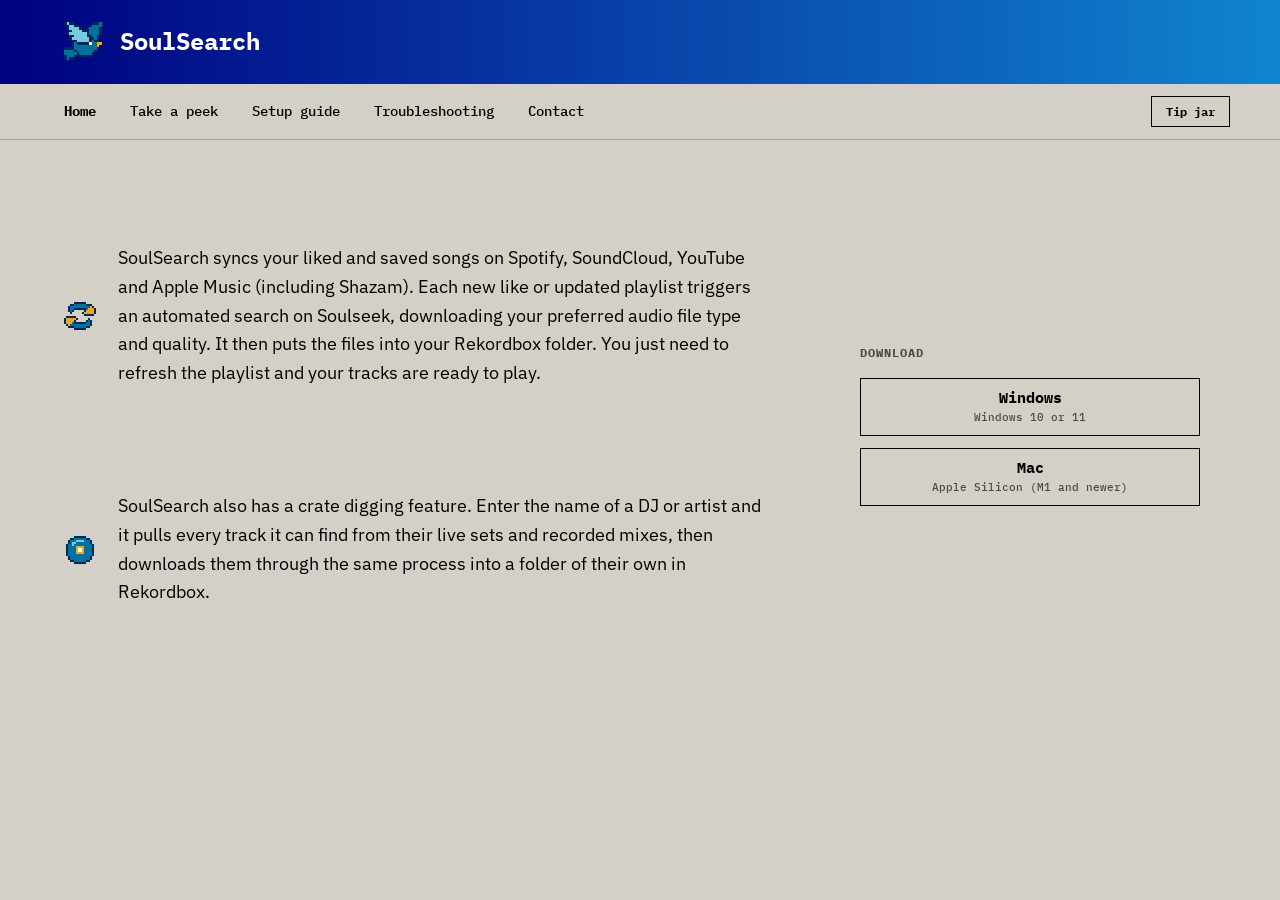
<file: index.html>
<!doctype html>
<html lang="en">
<head>
<meta charset="utf-8">
<meta name="viewport" content="width=device-width, initial-scale=1">
<title>SoulSearch</title>
<meta name="description" content="Syncs your liked and saved songs from Spotify, SoundCloud, YouTube and Apple Music, finds them on Soulseek in your preferred file type and quality, and puts them in your Rekordbox folder.">
<link rel="icon" href="icon_32.png">
<link rel="preconnect" href="https://fonts.googleapis.com">
<link rel="preconnect" href="https://fonts.gstatic.com" crossorigin>
<link rel="stylesheet" href="https://fonts.googleapis.com/css2?family=IBM+Plex+Mono:wght@500;700&family=IBM+Plex+Sans:wght@400;600&display=swap">
<link rel="stylesheet" href="site.css">
</head>
<body>
<main>
<div class="win">
  <div class="title"><img src="bird.png" alt="">SoulSearch<span class="ctl" aria-hidden="true"><i>_</i><i>□</i><i>x</i></span></div>
  <div class="menu">
    <a href="index.html" aria-current="page">Home</a><a href="peek.html">Take a peek</a><a href="guide.html">Setup guide</a><a href="troubleshooting.html">Troubleshooting</a><a href="contact.html">Contact</a><button class="tip" type="button" data-tip hidden>Tip jar</button>
  </div>
  <div class="body">
    <div class="home">
    <div class="about"><div class="item"><img class="ico" src="icon_sync.png" alt="" width="32" height="32"><p class="big">SoulSearch syncs your liked and saved songs on Spotify, SoundCloud, YouTube and Apple Music (including Shazam). Each new like or updated playlist triggers an automated search on Soulseek, downloading your preferred audio file type and quality. It then puts the files into your Rekordbox folder. You just need to refresh the playlist and your tracks are ready to play.</p></div><div class="item"><img class="ico" src="icon_crate.png" alt="" width="32" height="32"><p class="big">SoulSearch also has a crate digging feature. Enter the name of a DJ or artist and it pulls every track it can find from their live sets and recorded mixes, then downloads them through the same process into a folder of their own in Rekordbox.</p></div></div>
    <aside class="dlpanel">
      <h2>Download</h2>
      <div class="downloads">
        <a class="dl" data-os="win" href="guide.html#first-run" data-asset="SoulSearch.exe"><b>Windows</b><small data-meta>Windows 10 or 11</small></a>
        <a class="dl" data-os="mac" href="guide.html#first-run" data-asset="SoulSearch-mac-arm64.zip"><b>Mac</b><small data-meta>Apple Silicon (M1 and newer)</small></a>
      </div>
    </aside>
    </div>
  </div>

</div>

</main>
<dialog id="tip" class="tipbox">
  <form method="dialog" class="tip-x"><button aria-label="Close">&times;</button></form>
  <h2>Send a tip</h2>
  <p>SoulSearch is free. If it saves you time, you can send a tip.</p>
  <div class="tip-links" hidden></div>
  <div class="tip-crypto" hidden>
    <h3>Crypto</h3>
    <div class="tip-coins" role="group" aria-label="Coin"></div>
    <label class="tip-net">Network <select></select></label>
    <img class="tip-qr" width="176" height="176" alt="">
    <div class="tip-row"><input class="tip-addr" readonly aria-label="Address"><button type="button" class="tip-copy">Copy</button></div>
    <p class="tip-warn"></p>
  </div>
</dialog>
<div class="bar"><span data-count></span></div>
<script src="site.js"></script>
<script src="donate.js"></script>
<script src="contact.js"></script>
</body>
</html>
</file>
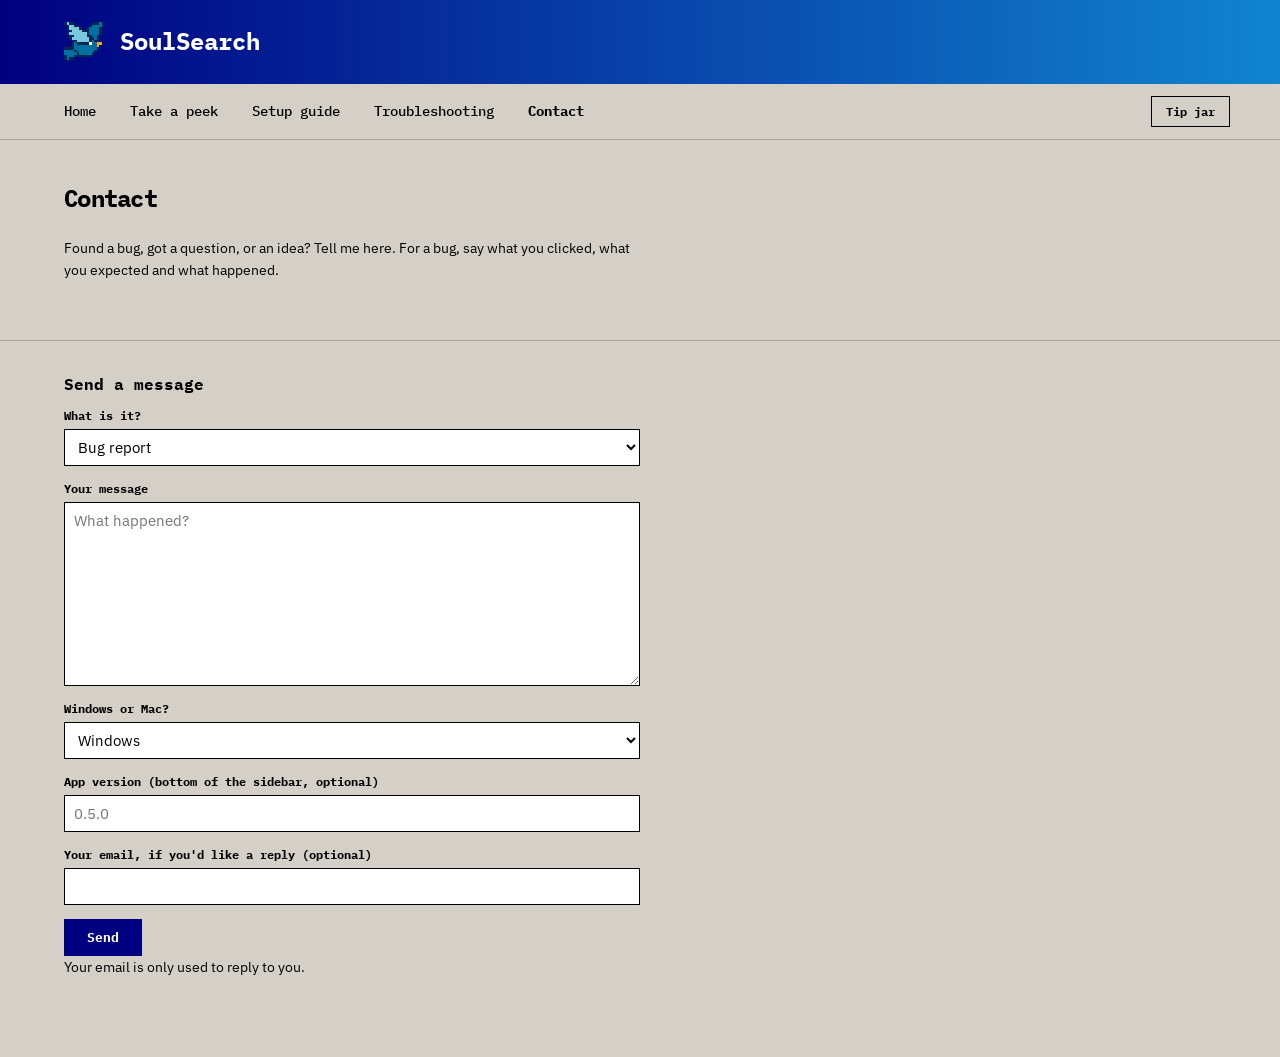
<file: contact.html>
<!doctype html>
<html lang="en">
<head>
<meta charset="utf-8">
<meta name="viewport" content="width=device-width, initial-scale=1">
<title>Contact - SoulSearch</title>
<meta name="description" content="Report a bug or get in touch about SoulSearch.">
<link rel="icon" href="icon_32.png">
<link rel="preconnect" href="https://fonts.googleapis.com">
<link rel="preconnect" href="https://fonts.gstatic.com" crossorigin>
<link rel="stylesheet" href="https://fonts.googleapis.com/css2?family=IBM+Plex+Mono:wght@500;700&family=IBM+Plex+Sans:wght@400;600&display=swap">
<link rel="stylesheet" href="site.css">
</head>
<body>
<main>
<div class="win">
  <div class="title"><img src="bird.png" alt="">SoulSearch<span class="ctl" aria-hidden="true"><i>_</i><i>□</i><i>x</i></span></div>
  <div class="menu">
    <a href="index.html">Home</a><a href="peek.html">Take a peek</a><a href="guide.html">Setup guide</a><a href="troubleshooting.html">Troubleshooting</a><a href="contact.html" aria-current="page">Contact</a><button class="tip" type="button" data-tip hidden>Tip jar</button>
  </div>
  <div class="body">

    <h1>Contact</h1>

    <p>Found a bug, got a question, or an idea? Tell me here. For a bug, say what you clicked, what you expected and what happened.</p>

  </div>
</div>
<div class="win">
  <div class="title">Send a message<span class="ctl" aria-hidden="true"><i>_</i><i>□</i><i>x</i></span></div>
  <div class="body">
    <p id="contact-off" hidden>The contact form isn't switched on yet. Check back soon.</p>

    <form id="contact-form" class="contact" hidden>

      <label>What is it?

        <select name="topic"><option>Bug report</option><option>Question</option><option>Idea</option><option>Just saying hi</option></select></label>

      <label>Your message

        <textarea name="message" rows="8" required placeholder="What happened?"></textarea></label>

      <label>Windows or Mac?

        <select name="system"><option>Windows</option><option>Mac</option><option>Not sure</option></select></label>

      <label>App version (bottom of the sidebar, optional)

        <input name="version" placeholder="0.5.0"></label>

      <label>Your email, if you'd like a reply (optional)

        <input type="email" name="email" autocomplete="email"></label>

      <input type="text" name="botcheck" class="hp" tabindex="-1" autocomplete="off" aria-hidden="true">

      <div class="contact-row"><button type="submit">Send</button><span class="contact-status" role="status"></span></div>

      <p class="small">Your email is only used to reply to you.</p>

    </form>
  </div>
</div>

</main>
<dialog id="tip" class="tipbox">
  <form method="dialog" class="tip-x"><button aria-label="Close">&times;</button></form>
  <h2>Send a tip</h2>
  <p>SoulSearch is free. If it saves you time, you can send a tip.</p>
  <div class="tip-links" hidden></div>
  <div class="tip-crypto" hidden>
    <h3>Crypto</h3>
    <div class="tip-coins" role="group" aria-label="Coin"></div>
    <label class="tip-net">Network <select></select></label>
    <img class="tip-qr" width="176" height="176" alt="">
    <div class="tip-row"><input class="tip-addr" readonly aria-label="Address"><button type="button" class="tip-copy">Copy</button></div>
    <p class="tip-warn"></p>
  </div>
</dialog>
<div class="bar"><span data-count></span></div>
<script src="site.js"></script>
<script src="donate.js"></script>
<script src="contact.js"></script>
</body>
</html>
</file>
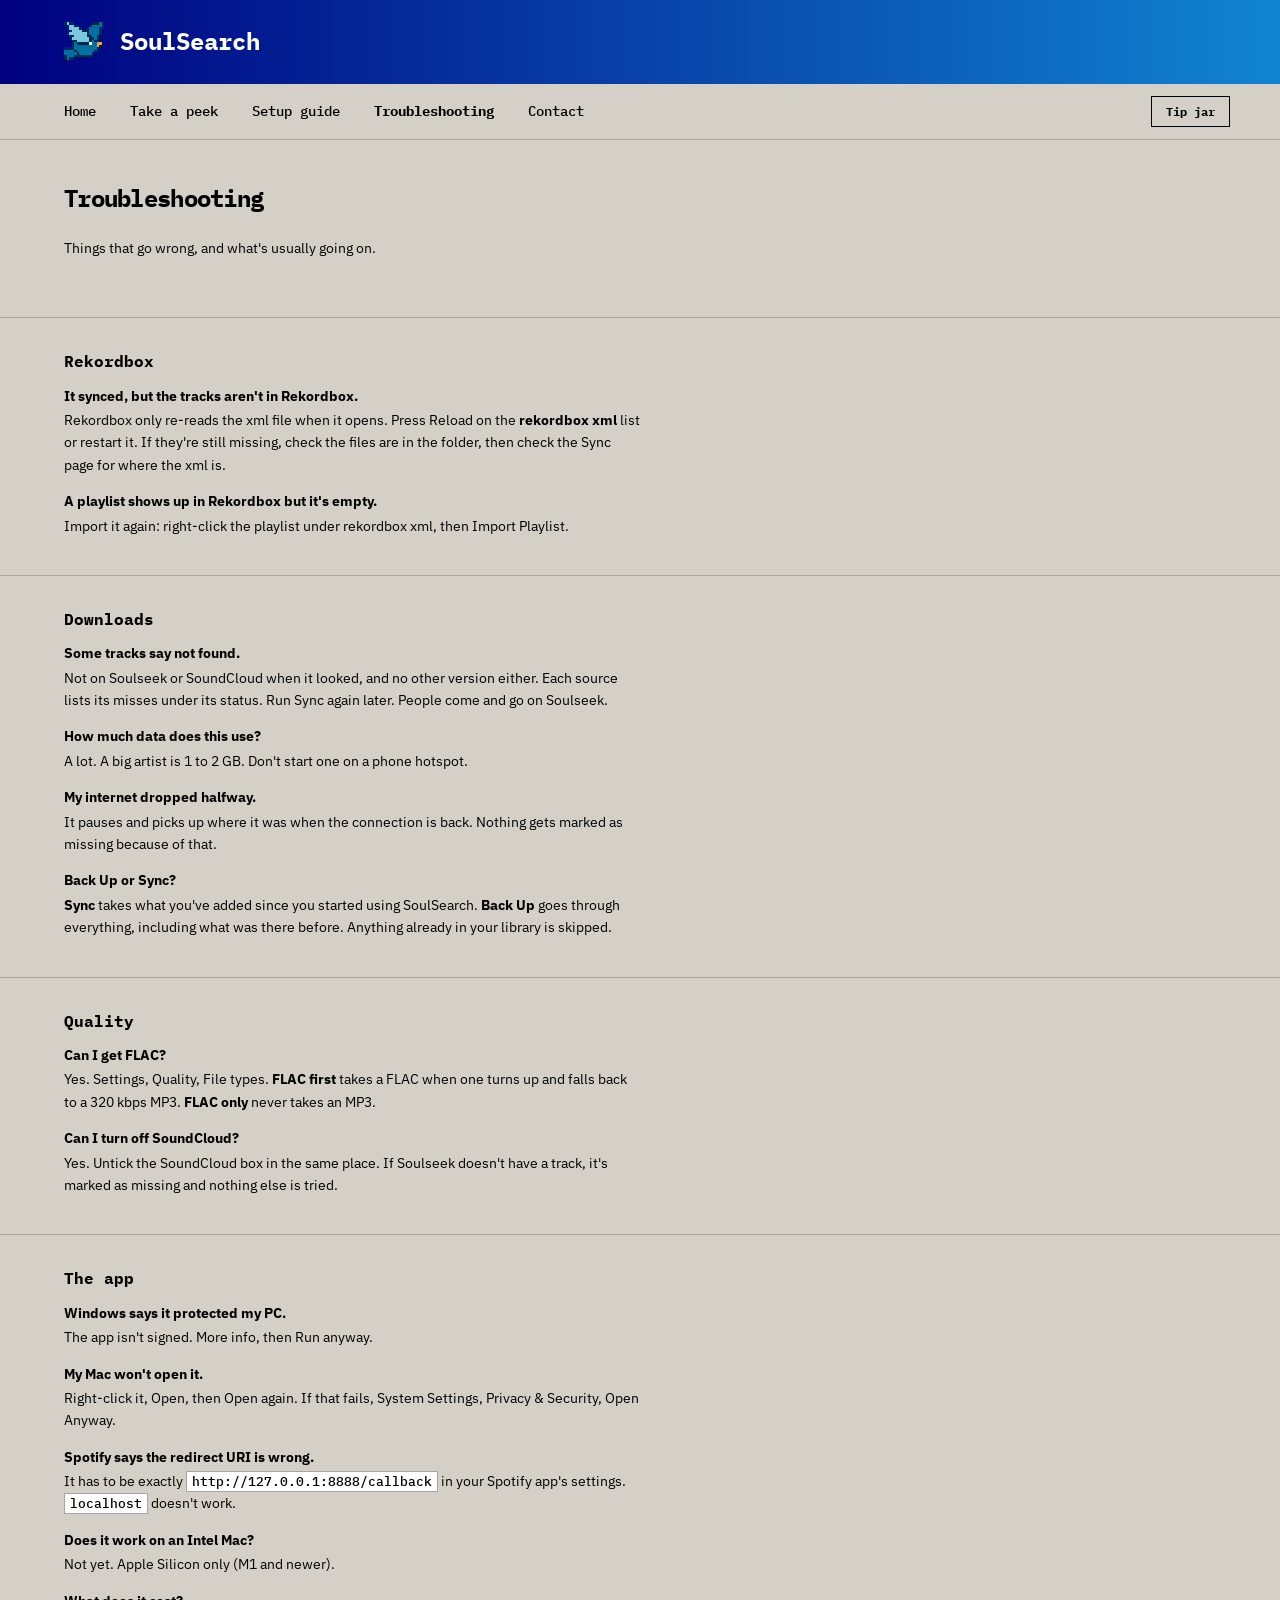
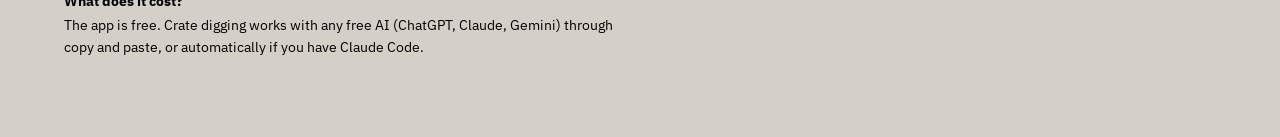
<file: faq.html>
<!doctype html><meta charset="utf-8"><title>Troubleshooting - SoulSearch</title><meta http-equiv="refresh" content="0; url=troubleshooting.html"><link rel="canonical" href="troubleshooting.html"><a href="troubleshooting.html">Troubleshooting</a>
</file>
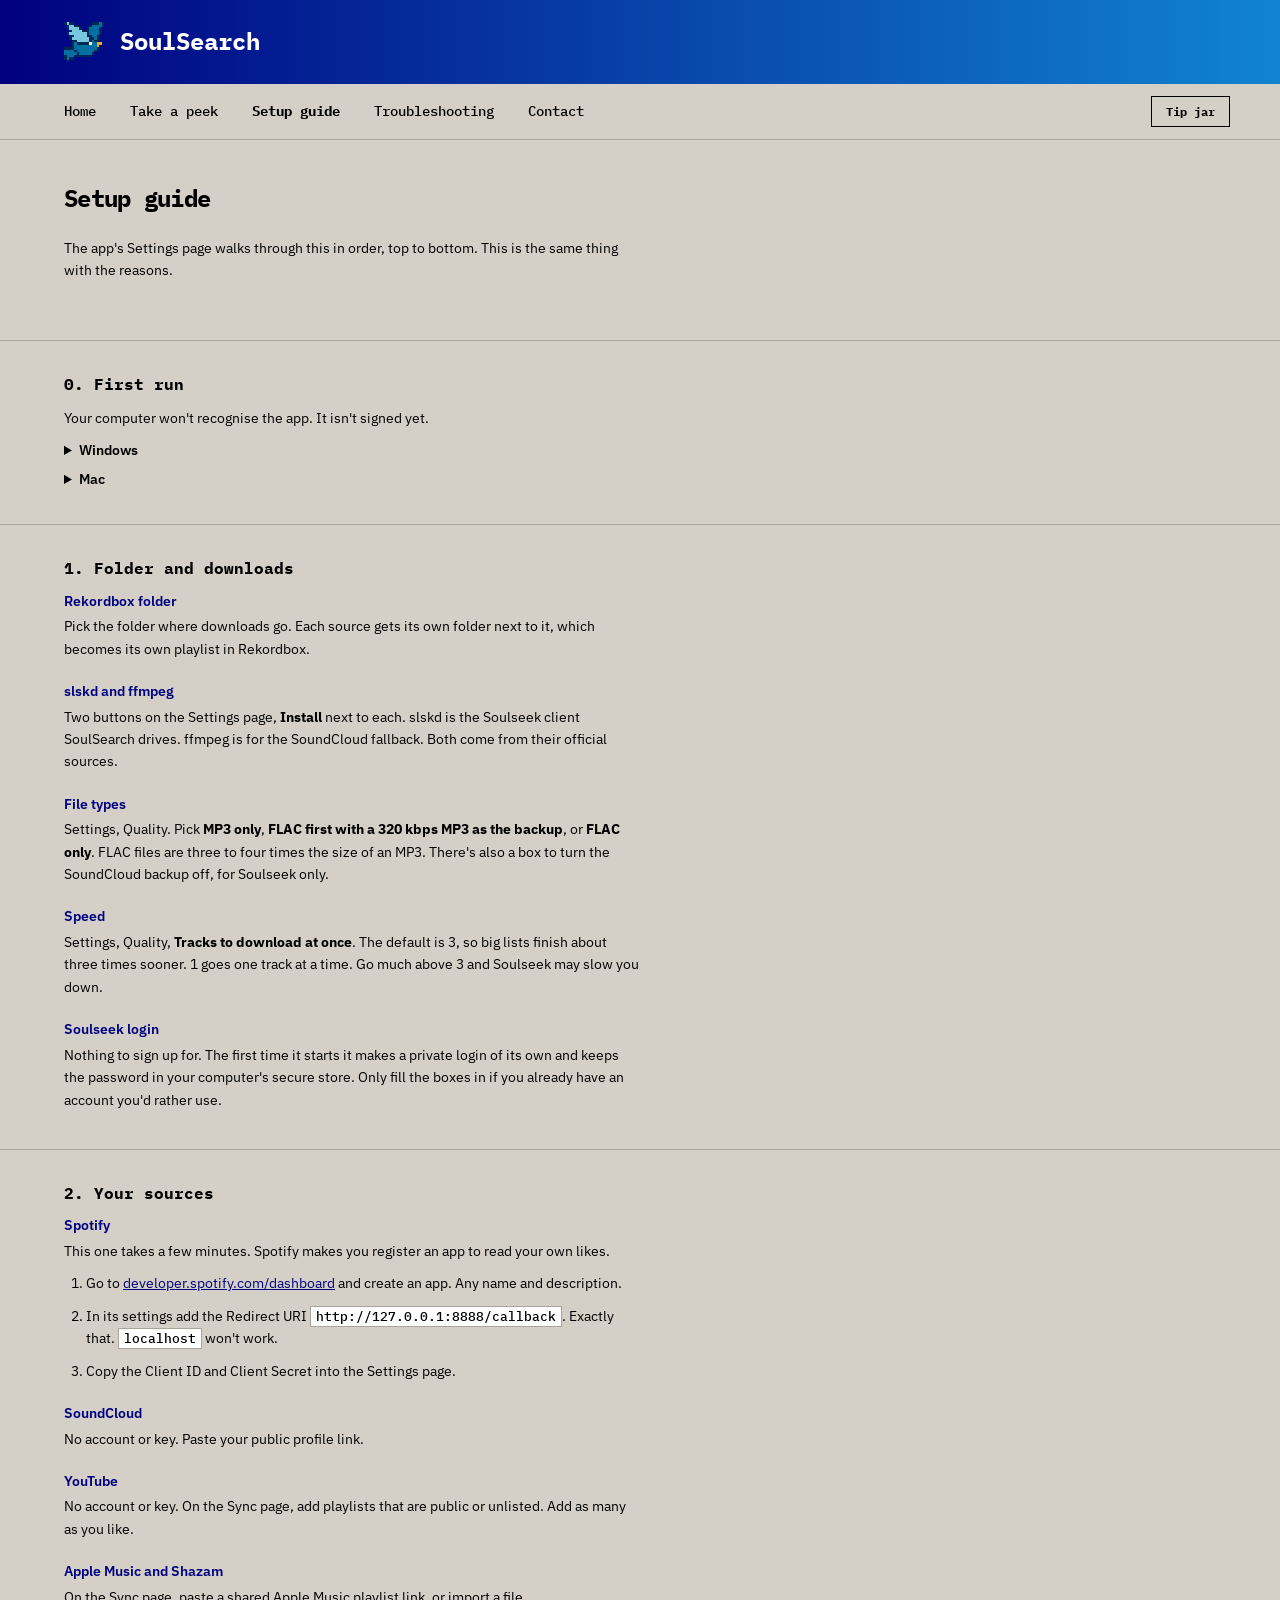
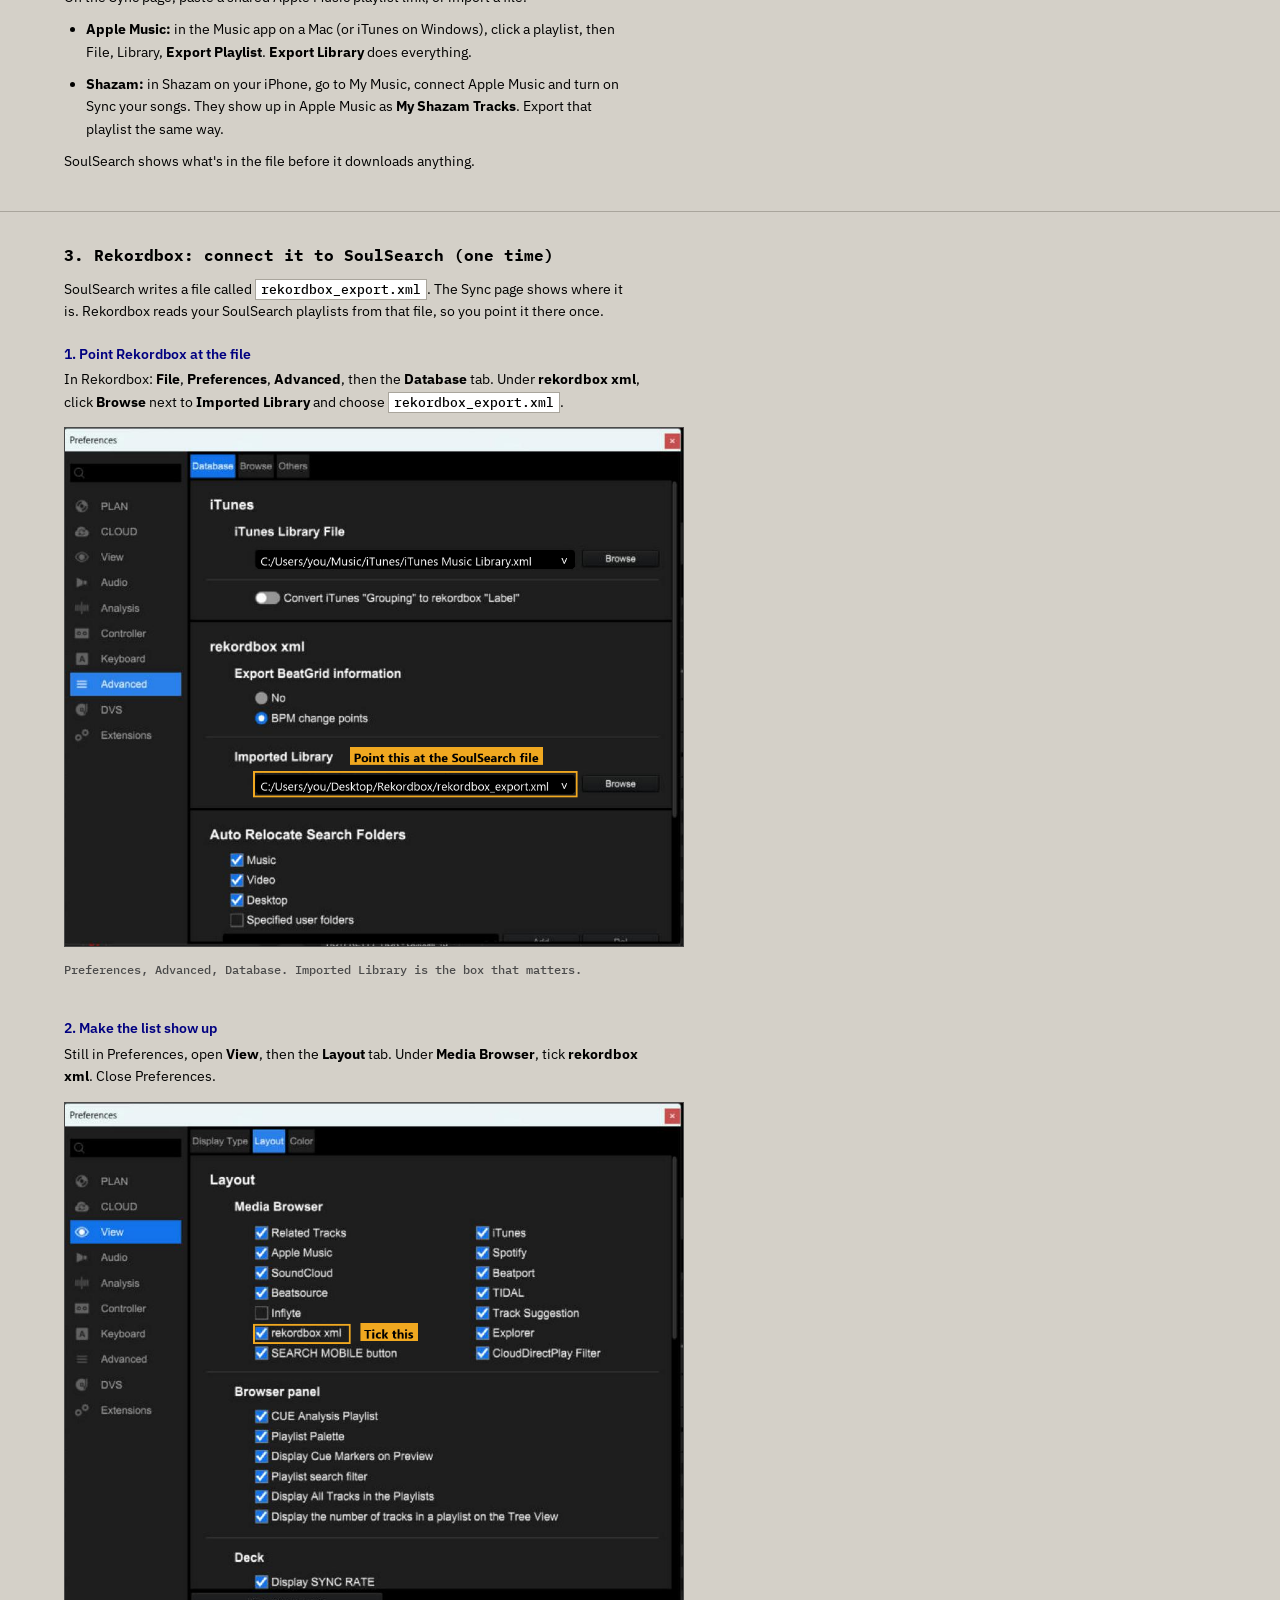
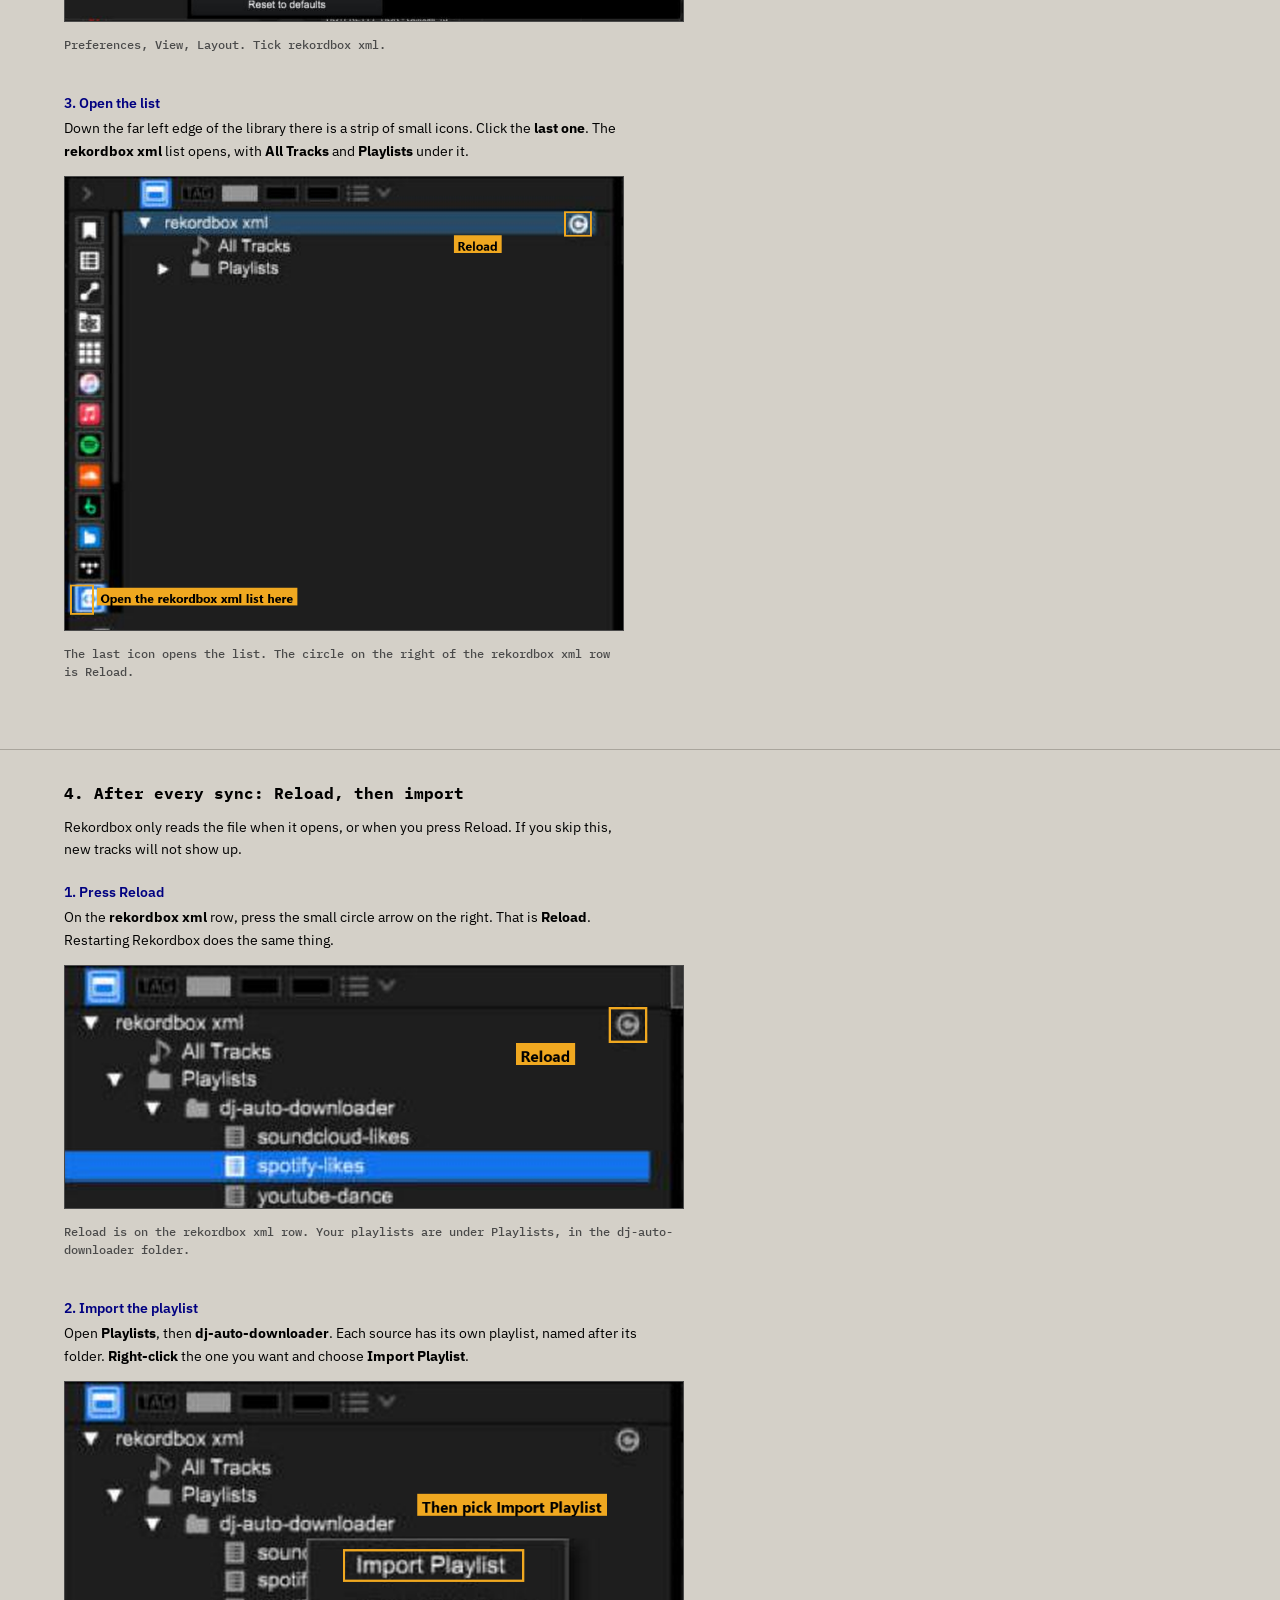
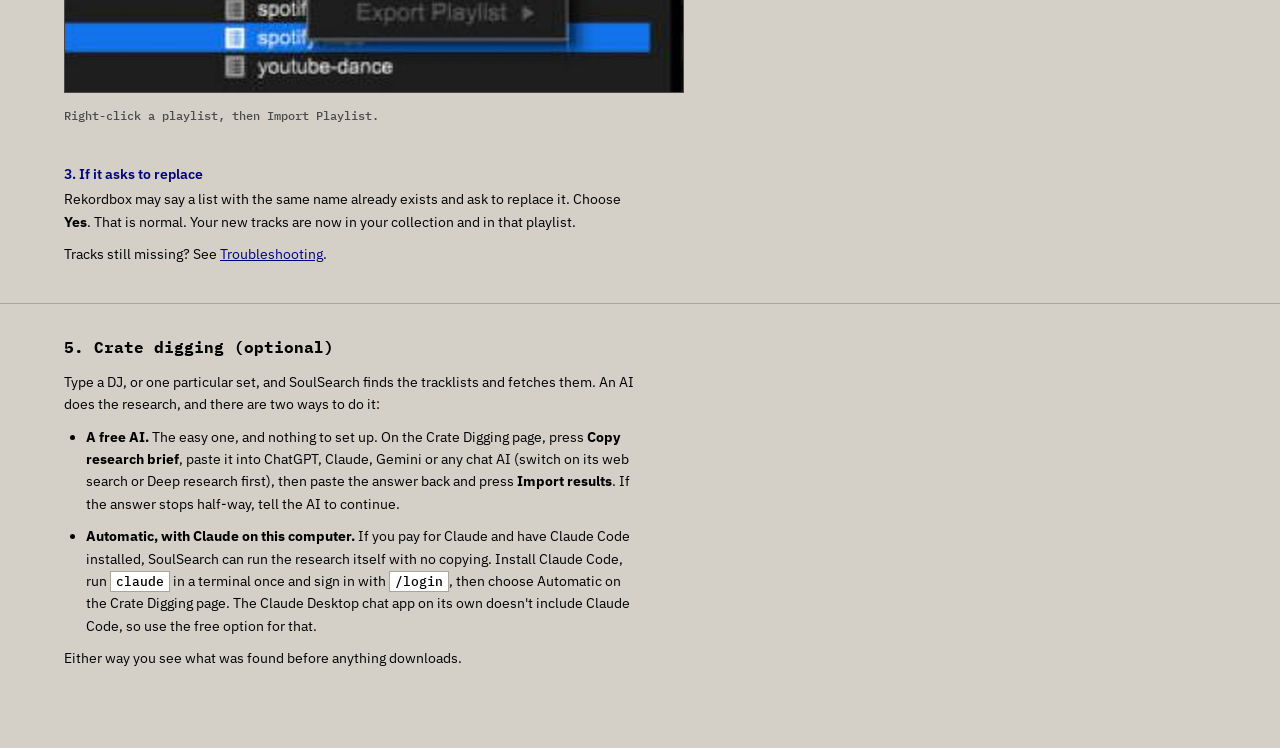
<file: guide.html>
<!doctype html>
<html lang="en">
<head>
<meta charset="utf-8">
<meta name="viewport" content="width=device-width, initial-scale=1">
<title>Setup guide - SoulSearch</title>
<meta name="description" content="How to set up SoulSearch: Rekordbox folder, Spotify, SoundCloud, YouTube, Apple Music, Shazam and crate digging.">
<link rel="icon" href="icon_32.png">
<link rel="preconnect" href="https://fonts.googleapis.com">
<link rel="preconnect" href="https://fonts.gstatic.com" crossorigin>
<link rel="stylesheet" href="https://fonts.googleapis.com/css2?family=IBM+Plex+Mono:wght@500;700&family=IBM+Plex+Sans:wght@400;600&display=swap">
<link rel="stylesheet" href="site.css">
</head>
<body>
<main>
<div class="win">
  <div class="title"><img src="bird.png" alt="">SoulSearch<span class="ctl" aria-hidden="true"><i>_</i><i>□</i><i>x</i></span></div>
  <div class="menu">
    <a href="index.html">Home</a><a href="peek.html">Take a peek</a><a href="guide.html" aria-current="page">Setup guide</a><a href="troubleshooting.html">Troubleshooting</a><a href="contact.html">Contact</a><button class="tip" type="button" data-tip hidden>Tip jar</button>
  </div>
  <div class="body">
    <h1>Setup guide</h1>
    <p class="after-about">The app's Settings page walks through this in order, top to bottom. This is the same thing with the reasons.</p>
  </div>
</div>
<div class="win">
  <div class="title">0. First run<span class="ctl" aria-hidden="true"><i>_</i><i>□</i><i>x</i></span></div>
  <div class="body">
    <p id="first-run">Your computer won't recognise the app. It isn't signed yet.</p>
    <details data-os="win"><summary>Windows</summary>
      <ol><li>Open <b>SoulSearch.exe</b>.</li><li>On the blue warning, click <b>More info</b>, then <b>Run anyway</b>.</li></ol>
    </details>
    <details data-os="mac"><summary>Mac</summary>
      <ol><li>Unzip it and drag <b>SoulSearch</b> to Applications.</li><li>Right-click it, <b>Open</b>, then <b>Open</b> again.</li><li>Still blocked: System Settings, Privacy &amp; Security, <b>Open Anyway</b>.</li></ol>
    </details>
  </div>
</div>
<div class="win">
  <div class="title">1. Folder and downloads<span class="ctl" aria-hidden="true"><i>_</i><i>□</i><i>x</i></span></div>
  <div class="body">
    <h2>Rekordbox folder</h2>
    <p>Pick the folder where downloads go. Each source gets its own folder next to it, which becomes its own playlist in Rekordbox.</p>
    <h2>slskd and ffmpeg</h2>
    <p>Two buttons on the Settings page, <b>Install</b> next to each. slskd is the Soulseek client SoulSearch drives. ffmpeg is for the SoundCloud fallback. Both come from their official sources.</p>
    <h2>File types</h2>
    <p>Settings, Quality. Pick <b>MP3 only</b>, <b>FLAC first with a 320 kbps MP3 as the backup</b>, or <b>FLAC only</b>. FLAC files are three to four times the size of an MP3. There's also a box to turn the SoundCloud backup off, for Soulseek only.</p>
    <h2>Speed</h2>
    <p>Settings, Quality, <b>Tracks to download at once</b>. The default is 3, so big lists finish about three times sooner. 1 goes one track at a time. Go much above 3 and Soulseek may slow you down.</p>
    <h2>Soulseek login</h2>
    <p>Nothing to sign up for. The first time it starts it makes a private login of its own and keeps the password in your computer's secure store. Only fill the boxes in if you already have an account you'd rather use.</p>
  </div>
</div>
<div class="win">
  <div class="title">2. Your sources<span class="ctl" aria-hidden="true"><i>_</i><i>□</i><i>x</i></span></div>
  <div class="body">
    <h2>Spotify</h2>
    <p>This one takes a few minutes. Spotify makes you register an app to read your own likes.</p>
    <ol>
      <li>Go to <a href="https://developer.spotify.com/dashboard">developer.spotify.com/dashboard</a> and create an app. Any name and description.</li>
      <li>In its settings add the Redirect URI <code>http://127.0.0.1:8888/callback</code>. Exactly that. <code>localhost</code> won't work.</li>
      <li>Copy the Client ID and Client Secret into the Settings page.</li>
    </ol>
    <h2>SoundCloud</h2>
    <p>No account or key. Paste your public profile link.</p>
    <h2>YouTube</h2>
    <p>No account or key. On the Sync page, add playlists that are public or unlisted. Add as many as you like.</p>
    <h2>Apple Music and Shazam</h2>
    <p>On the Sync page, paste a shared Apple Music playlist link, or import a file.</p>
    <ul>
      <li><b>Apple Music:</b> in the Music app on a Mac (or iTunes on Windows), click a playlist, then File, Library, <b>Export Playlist</b>. <b>Export Library</b> does everything.</li>
      <li><b>Shazam:</b> in Shazam on your iPhone, go to My Music, connect Apple Music and turn on Sync your songs. They show up in Apple Music as <b>My Shazam Tracks</b>. Export that playlist the same way.</li>
    </ul>
    <p>SoulSearch shows what's in the file before it downloads anything.</p>
  </div>
</div>
<div class="win">
  <div class="title">3. Rekordbox: connect it to SoulSearch (one time)<span class="ctl" aria-hidden="true"><i>_</i><i>□</i><i>x</i></span></div>
  <div class="body">
    <p>SoulSearch writes a file called <code>rekordbox_export.xml</code>. The Sync page shows where it is. Rekordbox reads your SoulSearch playlists from that file, so you point it there once.</p>
    <h2>1. Point Rekordbox at the file</h2>
    <p>In Rekordbox: <b>File</b>, <b>Preferences</b>, <b>Advanced</b>, then the <b>Database</b> tab. Under <b>rekordbox xml</b>, click <b>Browse</b> next to <b>Imported Library</b> and choose <code>rekordbox_export.xml</code>.</p><figure class="shot2 rb" style="max-width:620px"><img src="rb-prefs-xml.png" alt="Rekordbox Preferences, Advanced, Database tab: the Imported Library box under rekordbox xml" width="1002" height="840"><figcaption>Preferences, Advanced, Database. Imported Library is the box that matters.</figcaption></figure>    <h2>2. Make the list show up</h2>
    <p>Still in Preferences, open <b>View</b>, then the <b>Layout</b> tab. Under <b>Media Browser</b>, tick <b>rekordbox xml</b>. Close Preferences.</p><figure class="shot2 rb" style="max-width:620px"><img src="rb-prefs-layout.png" alt="Rekordbox Preferences, View, Layout tab: the rekordbox xml tick box under Media Browser" width="1002" height="840"><figcaption>Preferences, View, Layout. Tick rekordbox xml.</figcaption></figure>    <h2>3. Open the list</h2>
    <p>Down the far left edge of the library there is a strip of small icons. Click the <b>last one</b>. The <b>rekordbox xml</b> list opens, with <b>All Tracks</b> and <b>Playlists</b> under it.</p><figure class="shot2 rb" style="max-width:560px"><img src="rb-xml-open.png" alt="The strip of icons at the left of Rekordbox's library with the last icon highlighted, and the rekordbox xml list with its Reload button" width="910" height="738"><figcaption>The last icon opens the list. The circle on the right of the rekordbox xml row is Reload.</figcaption></figure>
  </div>
</div>
<div class="win">
  <div class="title">4. After every sync: Reload, then import<span class="ctl" aria-hidden="true"><i>_</i><i>□</i><i>x</i></span></div>
  <div class="body">
    <p>Rekordbox only reads the file when it opens, or when you press Reload. If you skip this, new tracks will not show up.</p>
    <h2>1. Press Reload</h2>
    <p>On the <b>rekordbox xml</b> row, press the small circle arrow on the right. That is <b>Reload</b>. Restarting Rekordbox does the same thing.</p><figure class="shot2 rb" style="max-width:620px"><img src="rb-xml-playlists.png" alt="The rekordbox xml list with the Reload button marked and the SoulSearch playlists listed" width="814" height="318"><figcaption>Reload is on the rekordbox xml row. Your playlists are under Playlists, in the dj-auto-downloader folder.</figcaption></figure>    <h2>2. Import the playlist</h2>
    <p>Open <b>Playlists</b>, then <b>dj-auto-downloader</b>. Each source has its own playlist, named after its folder. <b>Right-click</b> the one you want and choose <b>Import Playlist</b>.</p><figure class="shot2 rb" style="max-width:620px"><img src="rb-import.png" alt="Right-clicking a playlist in the rekordbox xml list, with Import Playlist in the menu" width="814" height="408"><figcaption>Right-click a playlist, then Import Playlist.</figcaption></figure>    <h2>3. If it asks to replace</h2>
    <p>Rekordbox may say a list with the same name already exists and ask to replace it. Choose <b>Yes</b>. That is normal. Your new tracks are now in your collection and in that playlist.</p>
    <p>Tracks still missing? See <a href="troubleshooting.html">Troubleshooting</a>.</p>
  </div>
</div>
<div class="win">
  <div class="title">5. Crate digging (optional)<span class="ctl" aria-hidden="true"><i>_</i><i>□</i><i>x</i></span></div>
  <div class="body">
    <p>Type a DJ, or one particular set, and SoulSearch finds the tracklists and fetches them. An AI does the research, and there are two ways to do it:</p>
    <ul>
      <li><b>A free AI.</b> The easy one, and nothing to set up. On the Crate Digging page, press <b>Copy research brief</b>, paste it into ChatGPT, Claude, Gemini or any chat AI (switch on its web search or Deep research first), then paste the answer back and press <b>Import results</b>. If the answer stops half-way, tell the AI to continue.</li>
      <li><b>Automatic, with Claude on this computer.</b> If you pay for Claude and have Claude Code installed, SoulSearch can run the research itself with no copying. Install Claude Code, run <code>claude</code> in a terminal once and sign in with <code>/login</code>, then choose Automatic on the Crate Digging page. The Claude Desktop chat app on its own doesn't include Claude Code, so use the free option for that.</li>
    </ul>
    <p>Either way you see what was found before anything downloads.</p>
  </div>
</div>

</main>
<dialog id="tip" class="tipbox">
  <form method="dialog" class="tip-x"><button aria-label="Close">&times;</button></form>
  <h2>Send a tip</h2>
  <p>SoulSearch is free. If it saves you time, you can send a tip.</p>
  <div class="tip-links" hidden></div>
  <div class="tip-crypto" hidden>
    <h3>Crypto</h3>
    <div class="tip-coins" role="group" aria-label="Coin"></div>
    <label class="tip-net">Network <select></select></label>
    <img class="tip-qr" width="176" height="176" alt="">
    <div class="tip-row"><input class="tip-addr" readonly aria-label="Address"><button type="button" class="tip-copy">Copy</button></div>
    <p class="tip-warn"></p>
  </div>
</dialog>
<div class="bar"><span data-count></span></div>
<script src="site.js"></script>
<script src="donate.js"></script>
<script src="contact.js"></script>
</body>
</html>
</file>
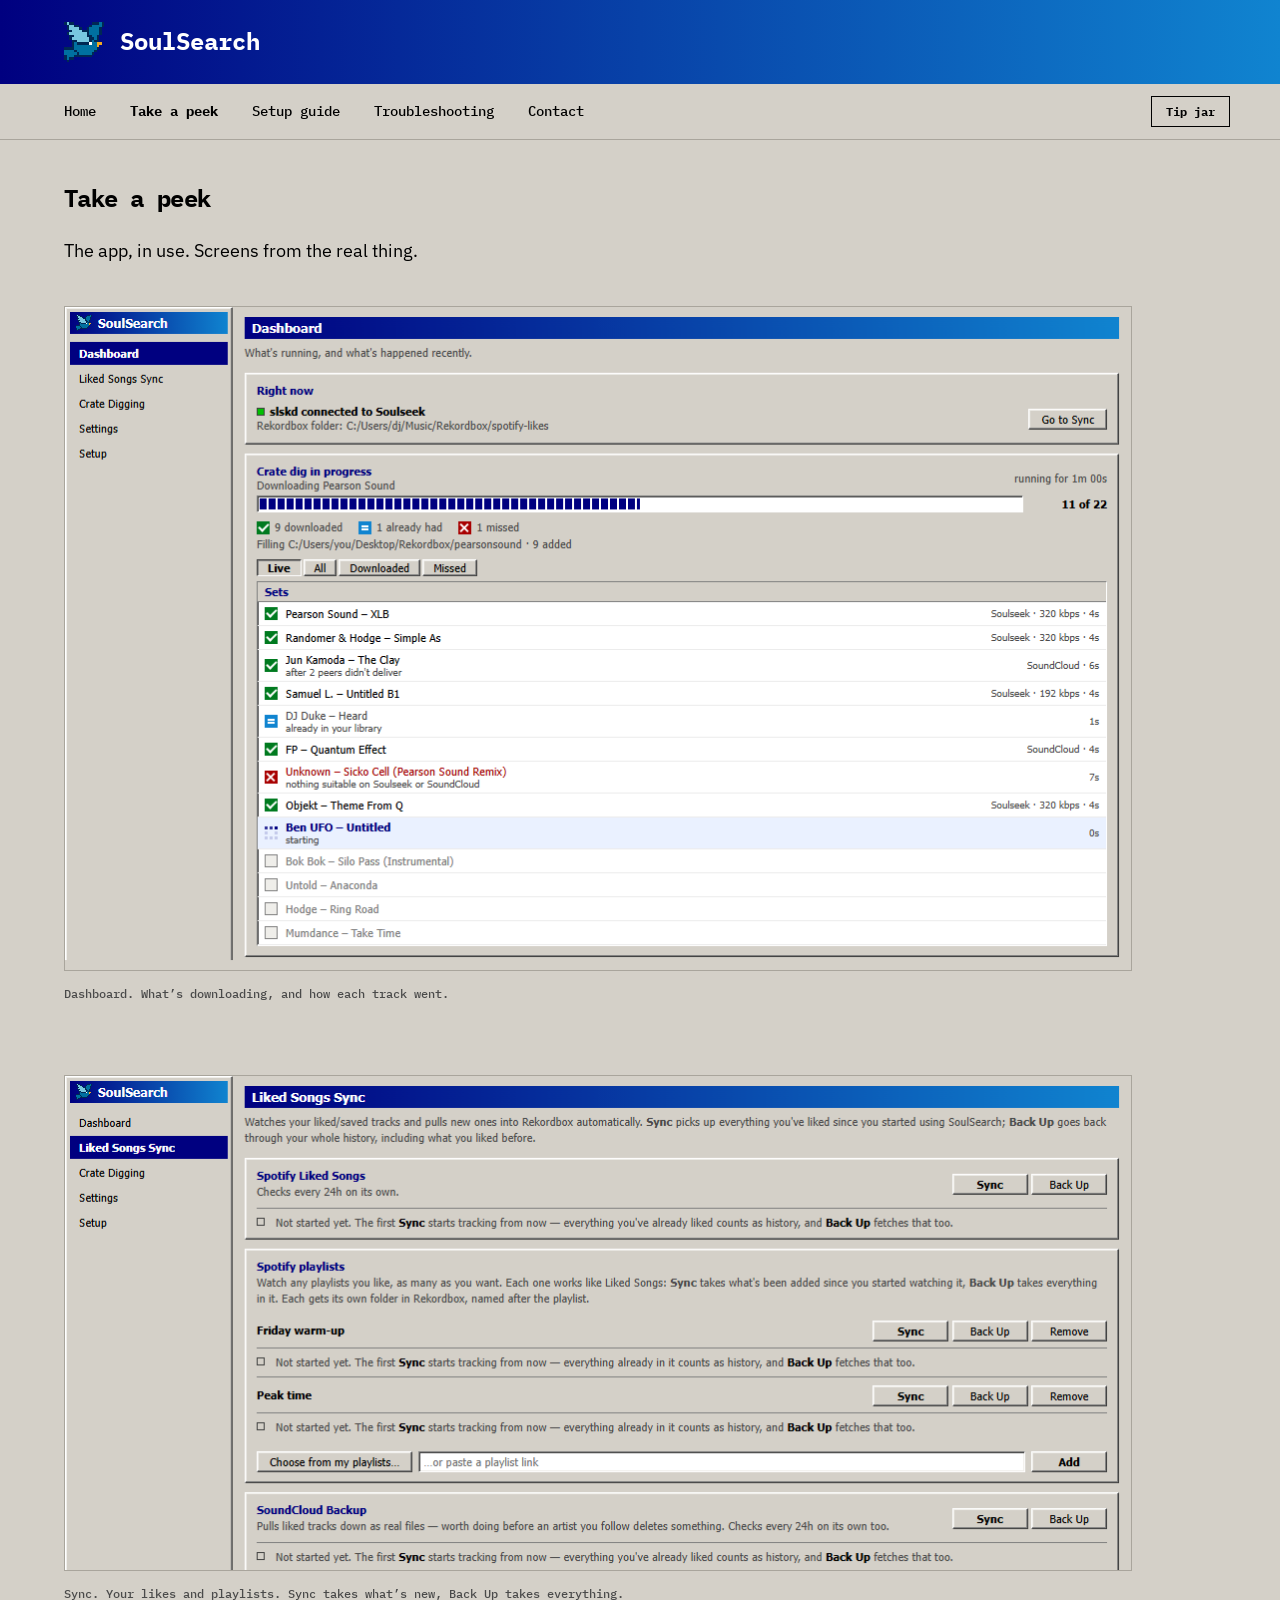
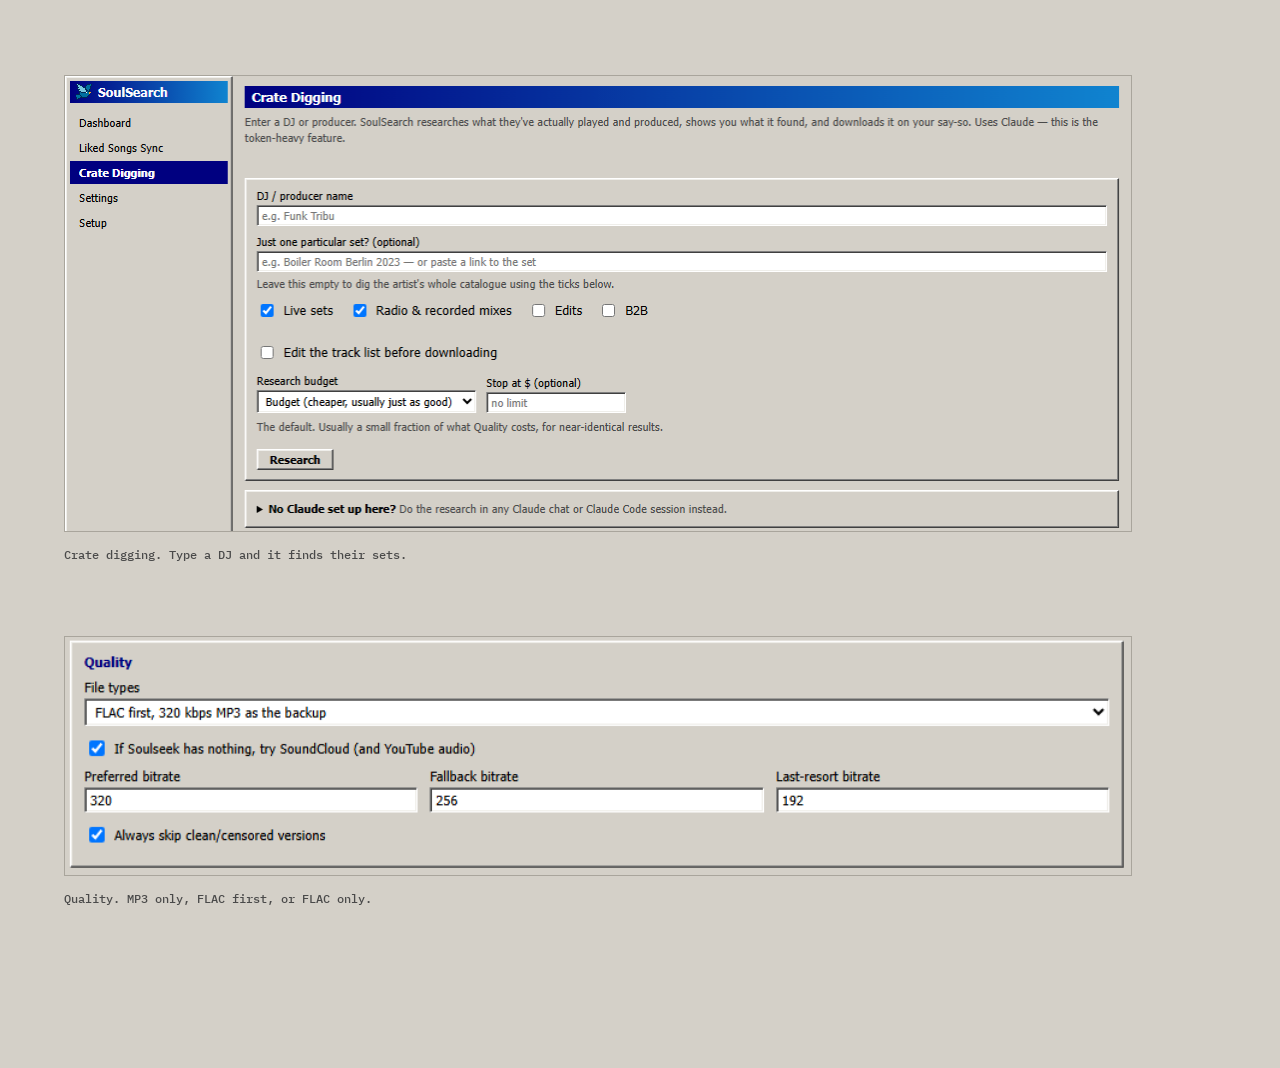
<file: peek.html>
<!doctype html>
<html lang="en">
<head>
<meta charset="utf-8">
<meta name="viewport" content="width=device-width, initial-scale=1">
<title>Take a peek - SoulSearch</title>
<meta name="description" content="Screens from SoulSearch: the dashboard, sync, crate digging and quality settings.">
<link rel="icon" href="icon_32.png">
<link rel="preconnect" href="https://fonts.googleapis.com">
<link rel="preconnect" href="https://fonts.gstatic.com" crossorigin>
<link rel="stylesheet" href="https://fonts.googleapis.com/css2?family=IBM+Plex+Mono:wght@500;700&family=IBM+Plex+Sans:wght@400;600&display=swap">
<link rel="stylesheet" href="site.css">
</head>
<body>
<main>
<div class="win">
  <div class="title"><img src="bird.png" alt="">SoulSearch<span class="ctl" aria-hidden="true"><i>_</i><i>□</i><i>x</i></span></div>
  <div class="menu">
    <a href="index.html">Home</a><a href="peek.html" aria-current="page">Take a peek</a><a href="guide.html">Setup guide</a><a href="troubleshooting.html">Troubleshooting</a><a href="contact.html">Contact</a><button class="tip" type="button" data-tip hidden>Tip jar</button>
  </div>
<div class="body peek"><h1>Take a peek</h1><p class="big">The app, in use. Screens from the real thing.</p><figure class="shot2"><img src="peek-dashboard.png" alt="The Dashboard: a crate dig downloading, with a progress bar and a list of tracks marked done, already had, missed or in progress" width="1068" height="665"><figcaption>Dashboard. What’s downloading, and how each track went.</figcaption></figure><figure class="shot2"><img src="peek-sync.png" alt="The Sync page: Spotify liked songs, Spotify playlists and SoundCloud, each with Sync and Back Up buttons" width="1068" height="495"><figcaption>Sync. Your likes and playlists. Sync takes what’s new, Back Up takes everything.</figcaption></figure><figure class="shot2"><img src="peek-crate.png" alt="The Crate Digging page: a box to type a DJ or producer name" width="1068" height="455"><figcaption>Crate digging. Type a DJ and it finds their sets.</figcaption></figure><figure class="shot2"><img src="peek-quality.png" alt="The Quality settings: choose MP3 only, FLAC first with a 320 kbps MP3 backup, or FLAC only" width="886" height="198"><figcaption>Quality. MP3 only, FLAC first, or FLAC only.</figcaption></figure></div>
</div>

</main>
<dialog id="tip" class="tipbox">
  <form method="dialog" class="tip-x"><button aria-label="Close">&times;</button></form>
  <h2>Send a tip</h2>
  <p>SoulSearch is free. If it saves you time, you can send a tip.</p>
  <div class="tip-links" hidden></div>
  <div class="tip-crypto" hidden>
    <h3>Crypto</h3>
    <div class="tip-coins" role="group" aria-label="Coin"></div>
    <label class="tip-net">Network <select></select></label>
    <img class="tip-qr" width="176" height="176" alt="">
    <div class="tip-row"><input class="tip-addr" readonly aria-label="Address"><button type="button" class="tip-copy">Copy</button></div>
    <p class="tip-warn"></p>
  </div>
</dialog>
<div class="bar"><span data-count></span></div>
<script src="site.js"></script>
<script src="donate.js"></script>
<script src="contact.js"></script>
</body>
</html>
</file>
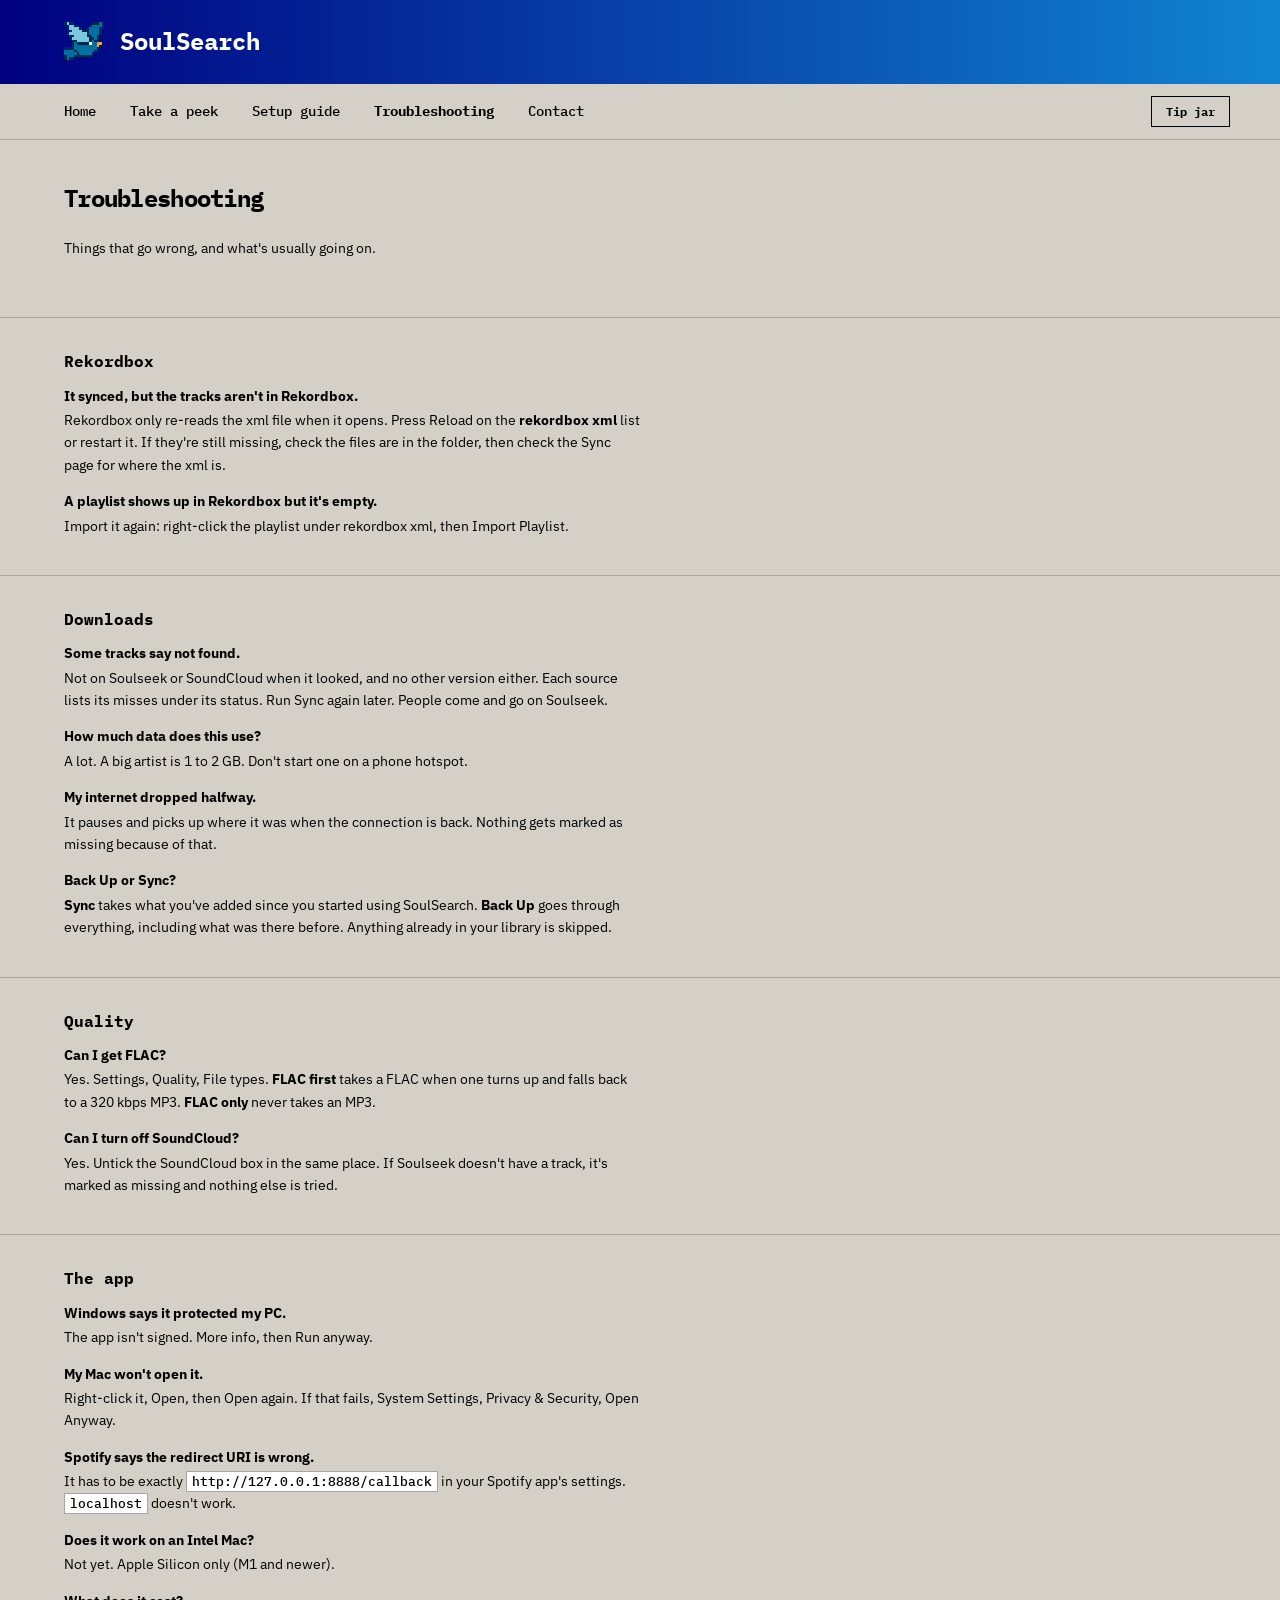
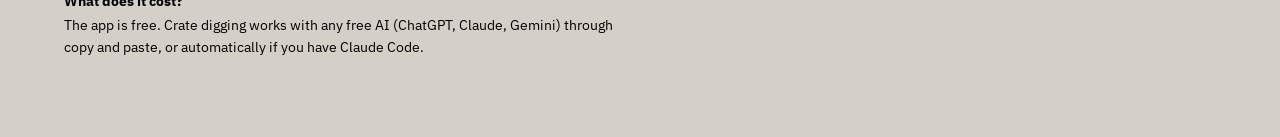
<file: troubleshooting.html>
<!doctype html>
<html lang="en">
<head>
<meta charset="utf-8">
<meta name="viewport" content="width=device-width, initial-scale=1">
<title>Troubleshooting - SoulSearch</title>
<meta name="description" content="Common problems with SoulSearch and what to do about them.">
<link rel="icon" href="icon_32.png">
<link rel="preconnect" href="https://fonts.googleapis.com">
<link rel="preconnect" href="https://fonts.gstatic.com" crossorigin>
<link rel="stylesheet" href="https://fonts.googleapis.com/css2?family=IBM+Plex+Mono:wght@500;700&family=IBM+Plex+Sans:wght@400;600&display=swap">
<link rel="stylesheet" href="site.css">
</head>
<body>
<main>
<div class="win">
  <div class="title"><img src="bird.png" alt="">SoulSearch<span class="ctl" aria-hidden="true"><i>_</i><i>□</i><i>x</i></span></div>
  <div class="menu">
    <a href="index.html">Home</a><a href="peek.html">Take a peek</a><a href="guide.html">Setup guide</a><a href="troubleshooting.html" aria-current="page">Troubleshooting</a><a href="contact.html">Contact</a><button class="tip" type="button" data-tip hidden>Tip jar</button>
  </div>
  <div class="body">
    <h1>Troubleshooting</h1>
    <p>Things that go wrong, and what's usually going on.</p>
  </div>
</div>
<div class="win">
  <div class="title">Rekordbox<span class="ctl" aria-hidden="true"><i>_</i><i>□</i><i>x</i></span></div>
  <div class="body">
    <p class="q">It synced, but the tracks aren't in Rekordbox.</p>
    <p>Rekordbox only re-reads the xml file when it opens. Press Reload on the <b>rekordbox xml</b> list or restart it. If they're still missing, check the files are in the folder, then check the Sync page for where the xml is.</p>
    <p class="q">A playlist shows up in Rekordbox but it's empty.</p>
    <p>Import it again: right-click the playlist under rekordbox xml, then Import Playlist.</p>
  </div>
</div>
<div class="win">
  <div class="title">Downloads<span class="ctl" aria-hidden="true"><i>_</i><i>□</i><i>x</i></span></div>
  <div class="body">
    <p class="q">Some tracks say not found.</p>
    <p>Not on Soulseek or SoundCloud when it looked, and no other version either. Each source lists its misses under its status. Run Sync again later. People come and go on Soulseek.</p>
    <p class="q">How much data does this use?</p>
    <p>A lot. A big artist is 1 to 2 GB. Don't start one on a phone hotspot.</p>
    <p class="q">My internet dropped halfway.</p>
    <p>It pauses and picks up where it was when the connection is back. Nothing gets marked as missing because of that.</p>
    <p class="q">Back Up or Sync?</p>
    <p><b>Sync</b> takes what you've added since you started using SoulSearch. <b>Back Up</b> goes through everything, including what was there before. Anything already in your library is skipped.</p>
  </div>
</div>
<div class="win">
  <div class="title">Quality<span class="ctl" aria-hidden="true"><i>_</i><i>□</i><i>x</i></span></div>
  <div class="body">
    <p class="q">Can I get FLAC?</p>
    <p>Yes. Settings, Quality, File types. <b>FLAC first</b> takes a FLAC when one turns up and falls back to a 320 kbps MP3. <b>FLAC only</b> never takes an MP3.</p>
    <p class="q">Can I turn off SoundCloud?</p>
    <p>Yes. Untick the SoundCloud box in the same place. If Soulseek doesn't have a track, it's marked as missing and nothing else is tried.</p>
  </div>
</div>
<div class="win">
  <div class="title">The app<span class="ctl" aria-hidden="true"><i>_</i><i>□</i><i>x</i></span></div>
  <div class="body">
    <p class="q">Windows says it protected my PC.</p>
    <p>The app isn't signed. More info, then Run anyway.</p>
    <p class="q">My Mac won't open it.</p>
    <p>Right-click it, Open, then Open again. If that fails, System Settings, Privacy &amp; Security, Open Anyway.</p>
    <p class="q">Spotify says the redirect URI is wrong.</p>
    <p>It has to be exactly <code>http://127.0.0.1:8888/callback</code> in your Spotify app's settings. <code>localhost</code> doesn't work.</p>
    <p class="q">Does it work on an Intel Mac?</p>
    <p>Not yet. Apple Silicon only (M1 and newer).</p>
    <p class="q">What does it cost?</p>
    <p>The app is free. Crate digging works with any free AI (ChatGPT, Claude, Gemini) through copy and paste, or automatically if you have Claude Code.</p>
  </div>
</div>

</main>
<dialog id="tip" class="tipbox">
  <form method="dialog" class="tip-x"><button aria-label="Close">&times;</button></form>
  <h2>Send a tip</h2>
  <p>SoulSearch is free. If it saves you time, you can send a tip.</p>
  <div class="tip-links" hidden></div>
  <div class="tip-crypto" hidden>
    <h3>Crypto</h3>
    <div class="tip-coins" role="group" aria-label="Coin"></div>
    <label class="tip-net">Network <select></select></label>
    <img class="tip-qr" width="176" height="176" alt="">
    <div class="tip-row"><input class="tip-addr" readonly aria-label="Address"><button type="button" class="tip-copy">Copy</button></div>
    <p class="tip-warn"></p>
  </div>
</dialog>
<div class="bar"><span data-count></span></div>
<script src="site.js"></script>
<script src="donate.js"></script>
<script src="contact.js"></script>
</body>
</html>
</file>
<file: site.css>
/* SoulSearch site: flat page in the app's grey, with the app's navy banner across the top. */
:root {
  --face: #d4d0c8; --face-lit: #efeeea; --line: #a9a59c; --grey: #808080;
  --navy: #000080; --navy-lit: #1084d0; --ink: #000; --ink-soft: #4a4a4a;
  --sans: "IBM Plex Sans", system-ui, "Segoe UI", Helvetica, Arial, sans-serif;
  --mono: "IBM Plex Mono", ui-monospace, Consolas, "Courier New", monospace;
}
* { box-sizing: border-box; }
body { margin: 0; color: var(--ink); background-color: var(--face); font: 14px/1.6 var(--sans); }
main { width: 100%; min-height: 100vh; display: flex; flex-direction: column; padding-bottom: 40px; }
.win:last-of-type { flex: 1; display: flex; flex-direction: column; }
a { color: var(--navy); }
a:visited { color: #551a8b; }

/* The first block is the banner; the others are plain sections with a heading. */
.win + .win { border-top: 1px solid var(--line); }
.title { color: var(--ink); font: 700 16px/1.4 var(--mono); padding: 32px clamp(20px, 4vw, 56px) 0; }
.title img { display: none; }
.ctl { display: none; }
.win:first-of-type .title { background: linear-gradient(90deg, var(--navy), var(--navy-lit)); color: #fff;
  font: 700 13px/1.4 var(--mono); padding: 8px clamp(20px, 4vw, 56px); display: flex; align-items: center; gap: 8px; }
.win:first-of-type .title img { display: block; width: 18px; height: 18px; image-rendering: pixelated; }

.menu { display: flex; flex-wrap: wrap; gap: 4px; padding: 8px calc(clamp(20px, 4vw, 56px) - 12px); border-bottom: 1px solid var(--line); }
.menu a { color: var(--ink); text-decoration: none; padding: 2px 12px; font: 500 12px/1.5 var(--mono); }
.menu a:hover { background: var(--navy); color: #fff; }
.menu a[aria-current] { font-weight: 700; }

.body { padding: 44px clamp(20px, 4vw, 56px) 48px; }
.win + .win .body { padding-top: 12px; padding-bottom: 28px; }
/* Text stays a readable width on a wide screen. */
.body > :not(.downloads) { max-width: 72ch; }

.note { font: 500 11px/1.6 var(--mono); color: var(--ink-soft); margin: 0; }
h1 { font: 700 clamp(20px, 2.4vw, 24px)/1.2 var(--mono); margin: 0 0 24px; letter-spacing: -.03em; }
h2 { font: 600 14px/1.4 var(--sans); margin: 22px 0 4px; color: var(--navy); }
h2:first-child { margin-top: 0; }
p { margin: 0 0 10px; }
.big { font-size: 16px; line-height: 1.55; max-width: 60ch !important; }
.muted { color: var(--ink-soft); }
ul, ol { margin: 0 0 10px; padding-left: 22px; }
li { margin-bottom: 10px; }
code, kbd { font: 500 13px var(--mono); background: #fff; padding: 1px 5px; border: 1px solid var(--line); }

.downloads { display: flex; flex-wrap: wrap; gap: 12px; margin: 24px 0 4px; }
.dl { display: block; text-decoration: none; color: var(--ink); text-align: center; width: 230px; padding: 9px 12px;
  background: transparent; border: 1px solid var(--ink); }
.dl:visited { color: var(--ink); }
.dl:hover { background: var(--navy); border-color: var(--navy); color: #fff; }
.dl:hover small { color: #dcdcf0; }
.dl:focus-visible { outline: 2px solid var(--navy); outline-offset: 2px; }
.dl b { display: block; font: 700 15px/1.3 var(--mono); }
.dl small { display: block; font: 500 11px/1.5 var(--mono); color: var(--ink-soft); margin-top: 2px; }
.dl.mine { background: var(--face-lit); border-width: 2px; padding: 8px 11px; }
.dl.mine:hover { background: var(--navy); }
.dl.soon { color: #777; border-color: var(--line); pointer-events: none; }

details { margin: 0 0 6px; }
summary { cursor: pointer; font-weight: 600; }
details > :not(summary) { margin-top: 6px; }
.q { font-weight: bold; margin: 14px 0 2px; }
.q:first-child { margin-top: 0; }

@media (max-width: 560px) {
  .dl { width: 100%; } h1 { font-size: 22px; }
}

/* Release info, fixed to the bottom middle of the screen on every page. */
.bar { position: fixed; left: 0; right: 0; bottom: 0; text-align: center; padding: 9px 12px; background: var(--face);
  border-top: 1px solid var(--line); font: 500 11px/1.5 var(--mono); color: var(--ink-soft); }
.bar:has(:empty) { display: none; }

/* About: an icon beside each paragraph, well spaced; downloads in a column on the right. */
.ico { width: 32px; height: 32px; flex: none; image-rendering: pixelated; margin-top: 2px; }
.item { display: flex; gap: 20px; align-items: flex-start; margin-bottom: 72px; }
.item:last-child { margin-bottom: 0; }
.item .big { margin: 0; }
.about { margin-bottom: 40px; }
.body > .home { display: grid; grid-template-columns: minmax(0, 1fr) 300px; gap: 96px; align-items: center; max-width: none; }
.home .about { margin-bottom: 0; }
.home .downloads { flex-direction: column; margin: 0; }
.home .dl { width: 100%; }
.after-about { margin-top: 0; }
@media (max-width: 1100px) {
  .body > .home { grid-template-columns: 1fr; gap: 40px; }
  .dlpanel { width: 100%; justify-self: stretch; }
  .item { margin-bottom: 56px; }
  .body:has(> .home) { padding-top: 48px; }
}
@media (max-width: 800px) {
  .home .dlpanel { order: -1; }
  .item { margin-bottom: 48px; }
}

/* The download panel: a quiet card, centred against the text beside it. */
.dlpanel { background: var(--face-lit); border: 1px solid var(--line); padding: 24px 24px 26px; }
.dlpanel h2 { margin: 0 0 16px; font: 700 12px/1.4 var(--mono); letter-spacing: .08em; text-transform: uppercase; color: var(--ink-soft); }
.home .dlpanel .downloads { gap: 12px; }
.home .dlpanel .dl { background: var(--face); }
.home .dlpanel .dl:hover { background: var(--navy); }
.home .dlpanel .dl.mine { background: #fff; }

/* ---- Balance pass: bigger banner, one shared left/right margin, content centred in the page ---- */
:root { --gutter: clamp(24px, 5vw, 80px); }
.win:first-of-type .title { font: 700 24px/1.3 var(--mono); padding: 22px var(--gutter); gap: 16px; }
.win:first-of-type .title img { width: 40px; height: 40px; }
.menu { padding: 12px calc(var(--gutter) - 14px); gap: 6px; }
.menu a { font-size: 14px; padding: 5px 14px; }
.title { padding-left: var(--gutter); padding-right: var(--gutter); }
.body { padding-left: var(--gutter); padding-right: var(--gutter); }
.body:has(> .home) { padding-top: 104px; padding-bottom: 96px; }
.body > .home { width: 100%; grid-template-columns: minmax(0, 700px) minmax(0, 1fr); gap: 80px; align-items: stretch; }
.dlpanel { display: flex; flex-direction: column; justify-content: center; padding: 32px; width: 340px; max-width: 100%; justify-self: center; align-self: center; }
.item { gap: 22px; margin-bottom: 104px; }
@media (max-width: 800px) {
  .body > .home { grid-template-columns: 1fr; gap: 40px; }
  .win:first-of-type .title { font-size: 18px; padding: 16px var(--gutter); }
  .win:first-of-type .title img { width: 30px; height: 30px; }
}

/* ---- Tweaks: icons centred on their paragraph, larger text, buttons without a surrounding box ---- */
.item { align-items: center; }
.ico { margin-top: 0; }
.big { font-size: 18px; line-height: 1.6; max-width: 62ch !important; }
.dlpanel { background: none; border: 0; padding: 0; }
.home .dlpanel .dl { background: transparent; }
.home .dlpanel .dl:hover { background: var(--navy); }
.home .dlpanel .dl.mine { background: var(--face-lit); }

/* ---- Take a peek: screenshots ---- */
.peek .big { margin-bottom: 40px; }
.shot2 { margin: 0 0 72px; max-width: 1068px; }
.shot2 img { display: block; width: 100%; height: auto; border: 1px solid var(--line); }
.shot2 figcaption { margin-top: 14px; font: 500 12px/1.5 var(--mono); color: var(--ink-soft); }
.body.peek > .shot2 { max-width: 1068px; }

/* ---- Tip jar: the button in the menu and the pop-up ---- */
.menu .tip { margin-left: auto; background: transparent; border: 1px solid var(--ink); color: var(--ink); font: 700 12px/1.5 var(--mono); padding: 3px 14px; cursor: pointer; }
.menu .tip:hover { background: var(--navy); border-color: var(--navy); color: #fff; }
.menu .tip[hidden] { display: none; }
.tipbox { width: min(480px, calc(100vw - 32px)); padding: 28px 30px 26px; background: var(--face-lit); color: var(--ink); border: 1px solid var(--ink); }
.tipbox::backdrop { background: rgba(0, 0, 0, .5); }
.tipbox h2 { margin: 0 0 6px; font: 700 16px/1.4 var(--mono); color: var(--ink); }
.tipbox h3 { margin: 22px 0 10px; font: 700 12px/1.4 var(--mono); letter-spacing: .08em; text-transform: uppercase; color: var(--ink-soft); }
.tipbox p { margin: 0 0 16px; }
.tipbox [hidden] { display: none; }
.tip-x { position: absolute; top: 8px; right: 10px; margin: 0; }
.tip-x button { background: none; border: 0; font: 400 24px/1 var(--sans); color: var(--ink-soft); cursor: pointer; padding: 2px 8px; }
.tip-links { display: flex; flex-wrap: wrap; gap: 8px; }
.tip-links a { display: inline-flex; align-items: center; gap: 8px; text-decoration: none; background: transparent; border: 1px solid var(--ink); font: 700 13px/1.5 var(--mono); padding: 8px 16px; color: var(--ink); }
.tip-links a:visited { color: var(--ink); }
.tip-links a:hover { background: var(--navy); border-color: var(--navy); color: #fff; }
.tip-coins { display: flex; flex-wrap: wrap; gap: 8px; margin-bottom: 16px; }
.tip-coins button { background: transparent; border: 1px solid var(--ink); font: 700 12px/1.5 var(--mono); padding: 4px 12px; cursor: pointer; color: var(--ink); }
.tip-coins button[aria-pressed="true"] { background: var(--navy); border-color: var(--navy); color: #fff; }
.tip-net { display: block; margin-bottom: 18px; font: 500 12px/1.5 var(--mono); }
.tip-net select { margin-left: 8px; font: 500 13px var(--mono); padding: 3px 8px; border: 1px solid var(--ink); background: #fff; }
.tip-qr { display: block; margin: 0 auto 18px; width: 176px; height: 176px; image-rendering: pixelated; border: 1px solid var(--line); }
.tip-row { display: flex; gap: 8px; }
.tip-addr { flex: 1; min-width: 0; font: 500 12px var(--mono); padding: 8px; border: 1px solid var(--ink); background: #fff; color: var(--ink); }
.tip-copy { background: transparent; border: 1px solid var(--ink); font: 700 12px/1.5 var(--mono); padding: 0 16px; cursor: pointer; color: var(--ink); }
.tip-copy:hover { background: var(--navy); border-color: var(--navy); color: #fff; }
.tip-warn { margin: 14px 0 0 !important; font: 500 11px/1.5 var(--mono); color: #a80000; }
.tip-x button { border-radius: 0; }
.tipbox button:focus-visible, .tipbox a:focus-visible { outline: 2px solid var(--navy); outline-offset: 2px; }
.shot2.rb { margin: 14px 0 40px; }
.shot2.rb img { border-color: var(--ink-soft); }

/* contact form */
.contact label { display: block; margin: 0 0 14px; font: 700 12px/1.5 var(--mono); color: var(--ink); }
.contact select, .contact input, .contact textarea { display: block; width: 100%; margin-top: 4px; padding: 7px 9px; font: 400 15px/1.4 var(--sans); color: var(--ink); background: #fff; border: 1px solid var(--ink); border-radius: 0; box-sizing: border-box; }
.contact textarea { resize: vertical; }
.contact .hp { position: absolute; left: -9999px; width: 1px; height: 1px; opacity: 0; }
.contact-row { display: flex; align-items: center; gap: 14px; }
.contact button { background: var(--navy); color: #fff; border: 1px solid var(--navy); font: 700 13px/1.5 var(--mono); padding: 8px 22px; cursor: pointer; }
.contact button:disabled { opacity: .6; cursor: default; }
.contact-status { font: 500 13px/1.4 var(--mono); }
</file>
